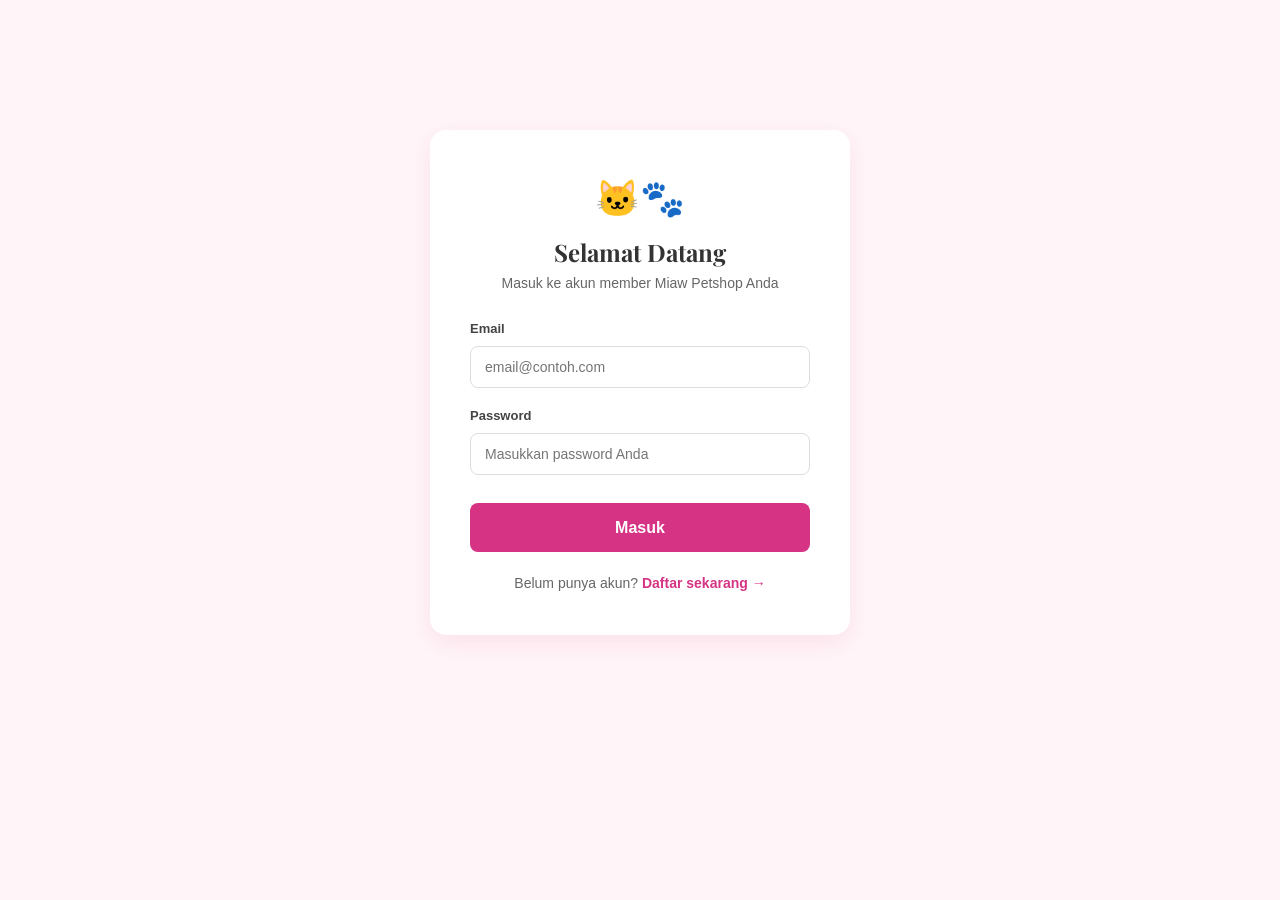
<file: member-login.html>
<!DOCTYPE html>
<html lang="id">
<head>
  <meta charset="UTF-8" />
  <meta name="viewport" content="width=device-width, initial-scale=1.0" />
  <title>Login Member - Miaw Petshop</title>
  <link rel="stylesheet" href="style.css" />
  <style>
    body {
      background-color: #fff5f8;
      font-family: 'Segoe UI', Tahoma, Geneva, Verdana, sans-serif;
      margin: 0;
      padding: 0;
    }
    .login-container {
      min-height: 85vh;
      display: flex;
      align-items: center;
      justify-content: center;
      padding: 40px 20px;
    }
    .login-card {
      background: #ffffff;
      padding: 40px;
      border-radius: 16px;
      box-shadow: 0 8px 25px rgba(214, 51, 132, 0.1);
      width: 100%;
      max-width: 420px;
      box-sizing: border-box;
    }
    .login-header {
      text-align: center;
      margin-bottom: 25px;
    }
    .login-header h2 {
      color: #333;
      margin: 10px 0 5px 0;
      font-size: 24px;
    }
    .login-header p {
      color: #666;
      font-size: 14px;
      margin: 0;
    }
    .form-group {
      margin-bottom: 18px;
    }
    .form-group label {
      display: block;
      margin-bottom: 6px;
      font-weight: 600;
      color: #444;
      font-size: 13px;
    }
    .form-group input {
      width: 100%;
      padding: 12px 14px;
      border: 1px solid #ddd;
      border-radius: 8px;
      font-size: 14px;
      box-sizing: border-box;
      transition: border-color 0.2s, box-shadow 0.2s;
    }
    .form-group input:focus {
      border-color: #d63384;
      box-shadow: 0 0 0 3px rgba(214, 51, 132, 0.15);
      outline: none;
    }
    .btn-submit {
      width: 100%;
      background: #d63384;
      color: white;
      border: none;
      padding: 12px;
      border-radius: 8px;
      font-size: 16px;
      font-weight: 600;
      cursor: pointer;
      transition: background 0.2s;
      margin-top: 10px;
    }
    .btn-submit:hover {
      background: #c22575;
    }
    .login-footer {
      text-align: center;
      margin-top: 20px;
      font-size: 14px;
      color: #666;
    }
    .login-footer a {
      color: #d63384;
      text-decoration: none;
      font-weight: 600;
    }
    .login-footer a:hover {
      text-decoration: underline;
    }
  </style>
</head>
<body>

  <!-- Navbar -->
  <div id="navbar"></div>

  <div class="login-container">
    <div class="login-card">
      <div class="login-header">
        <span style="font-size: 36px;">🐱🐾</span>
        <h2>Selamat Datang</h2>
        <p>Masuk ke akun member Miaw Petshop Anda</p>
      </div>

      <form id="login-form">
        <div class="form-group">
          <label for="email">Email</label>
          <input type="email" id="email" placeholder="email@contoh.com" required>
        </div>

        <div class="form-group">
          <label for="password">Password</label>
          <input type="password" id="password" placeholder="Masukkan password Anda" required>
        </div>

        <button type="submit" class="btn-submit">Masuk</button>
      </form>

      <div class="login-footer">
        Belum punya akun? <a href="member-register.html">Daftar sekarang →</a>
      </div>
    </div>
  </div>

  <!-- Footer -->
  <div id="footer"></div>

  <!-- Script Pendukung -->
  <script src="script.js"></script>
</body>
</html>
</file>
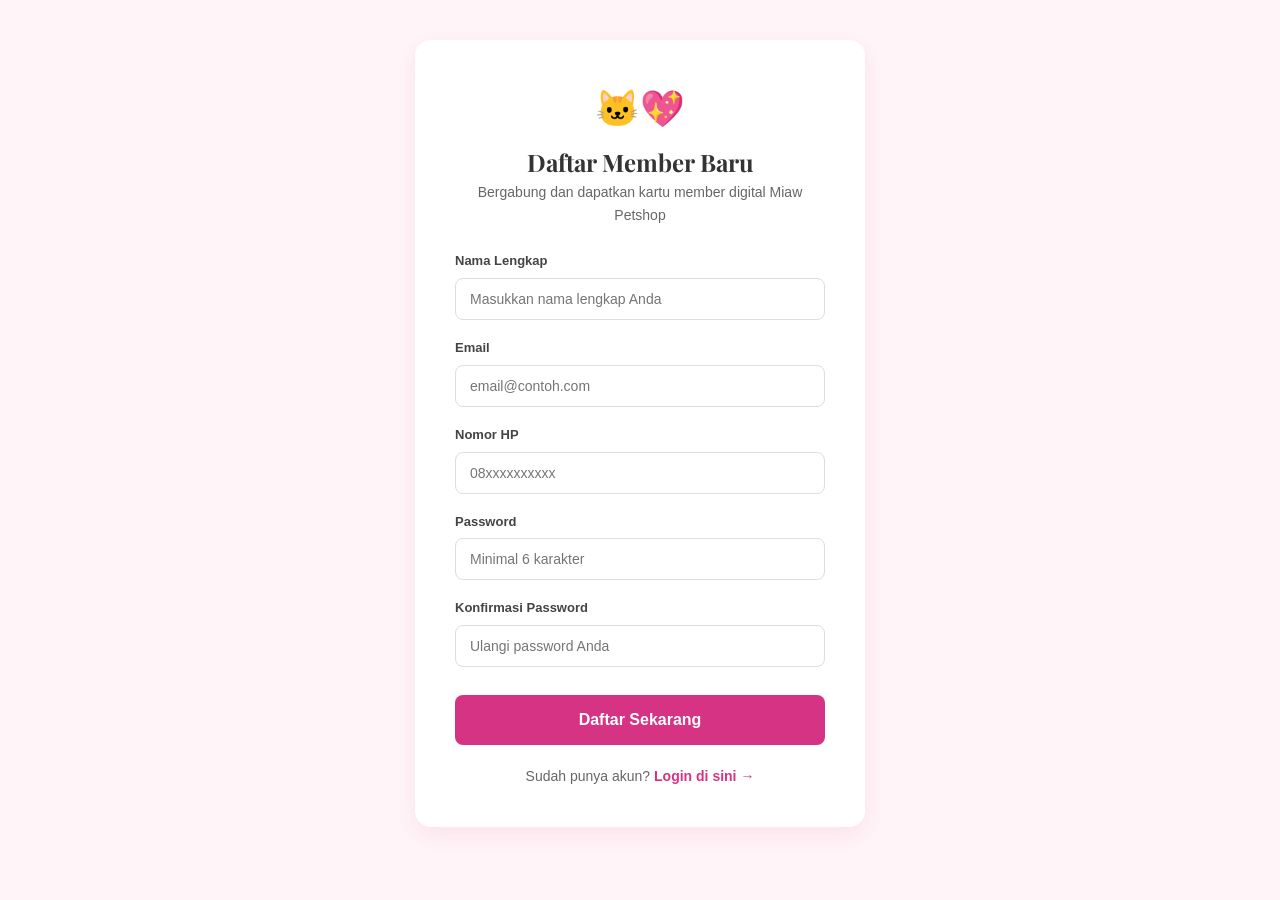
<file: member-register.html>
<!DOCTYPE html>
<html lang="id">
<head>
  <meta charset="UTF-8" />
  <meta name="viewport" content="width=device-width, initial-scale=1.0" />
  <title>Daftar Member Baru - Miaw Petshop</title>
  <link rel="stylesheet" href="style.css" />
  <style>
    body {
      background-color: #fff5f8;
      font-family: 'Segoe UI', Tahoma, Geneva, Verdana, sans-serif;
      margin: 0;
      padding: 0;
    }
    .register-container {
      min-height: 85vh;
      display: flex;
      align-items: center;
      justify-content: center;
      padding: 40px 20px;
    }
    .register-card {
      background: #ffffff;
      padding: 40px;
      border-radius: 16px;
      box-shadow: 0 8px 25px rgba(214, 51, 132, 0.1);
      width: 100%;
      max-width: 450px;
      box-sizing: border-box;
    }
    .register-header {
      text-align: center;
      margin-bottom: 25px;
    }
    .register-header h2 {
      color: #333;
      margin: 10px 0 5px 0;
      font-size: 24px;
    }
    .register-header p {
      color: #666;
      font-size: 14px;
      margin: 0;
    }
    .form-group {
      margin-bottom: 18px;
    }
    .form-group label {
      display: block;
      margin-bottom: 6px;
      font-weight: 600;
      color: #444;
      font-size: 13px;
    }
    .form-group input {
      width: 100%;
      padding: 12px 14px;
      border: 1px solid #ddd;
      border-radius: 8px;
      font-size: 14px;
      box-sizing: border-box;
      transition: border-color 0.2s, box-shadow 0.2s;
    }
    .form-group input:focus {
      border-color: #d63384;
      box-shadow: 0 0 0 3px rgba(214, 51, 132, 0.15);
      outline: none;
    }
    .btn-submit {
      width: 100%;
      background: #d63384;
      color: white;
      border: none;
      padding: 12px;
      border-radius: 8px;
      font-size: 16px;
      font-weight: 600;
      cursor: pointer;
      transition: background 0.2s;
      margin-top: 10px;
    }
    .btn-submit:hover {
      background: #c22575;
    }
    .register-footer {
      text-align: center;
      margin-top: 20px;
      font-size: 14px;
      color: #666;
    }
    .register-footer a {
      color: #d63384;
      text-decoration: none;
      font-weight: 600;
    }
    .register-footer a:hover {
      text-decoration: underline;
    }
  </style>
</head>
<body>

  <!-- Navbar -->
  <div id="navbar"></div>

  <div class="register-container">
    <div class="register-card">
      <div class="register-header">
        <span style="font-size: 36px;">🐱💖</span>
        <h2>Daftar Member Baru</h2>
        <p>Bergabung dan dapatkan kartu member digital Miaw Petshop</p>
      </div>

      <form id="register-form">
        <div class="form-group">
          <label for="fullname">Nama Lengkap</label>
          <input type="text" id="fullname" placeholder="Masukkan nama lengkap Anda" required>
        </div>

        <div class="form-group">
          <label for="email">Email</label>
          <input type="email" id="email" placeholder="email@contoh.com" required>
        </div>

        <div class="form-group">
          <label for="phone">Nomor HP</label>
          <input type="tel" id="phone" placeholder="08xxxxxxxxxx" required>
        </div>

        <div class="form-group">
          <label for="password">Password</label>
          <input type="password" id="password" placeholder="Minimal 6 karakter" required>
        </div>

        <div class="form-group">
          <label for="confirm-password">Konfirmasi Password</label>
          <input type="password" id="confirm-password" placeholder="Ulangi password Anda" required>
        </div>

        <button type="submit" class="btn-submit">Daftar Sekarang</button>
      </form>

      <div class="register-footer">
        Sudah punya akun? <a href="member-login.html">Login di sini →</a>
      </div>
    </div>
  </div>

  <!-- Footer -->
  <div id="footer"></div>

  <!-- Script Pendukung -->
  <script src="script.js"></script>
</body>
</html>
</file>
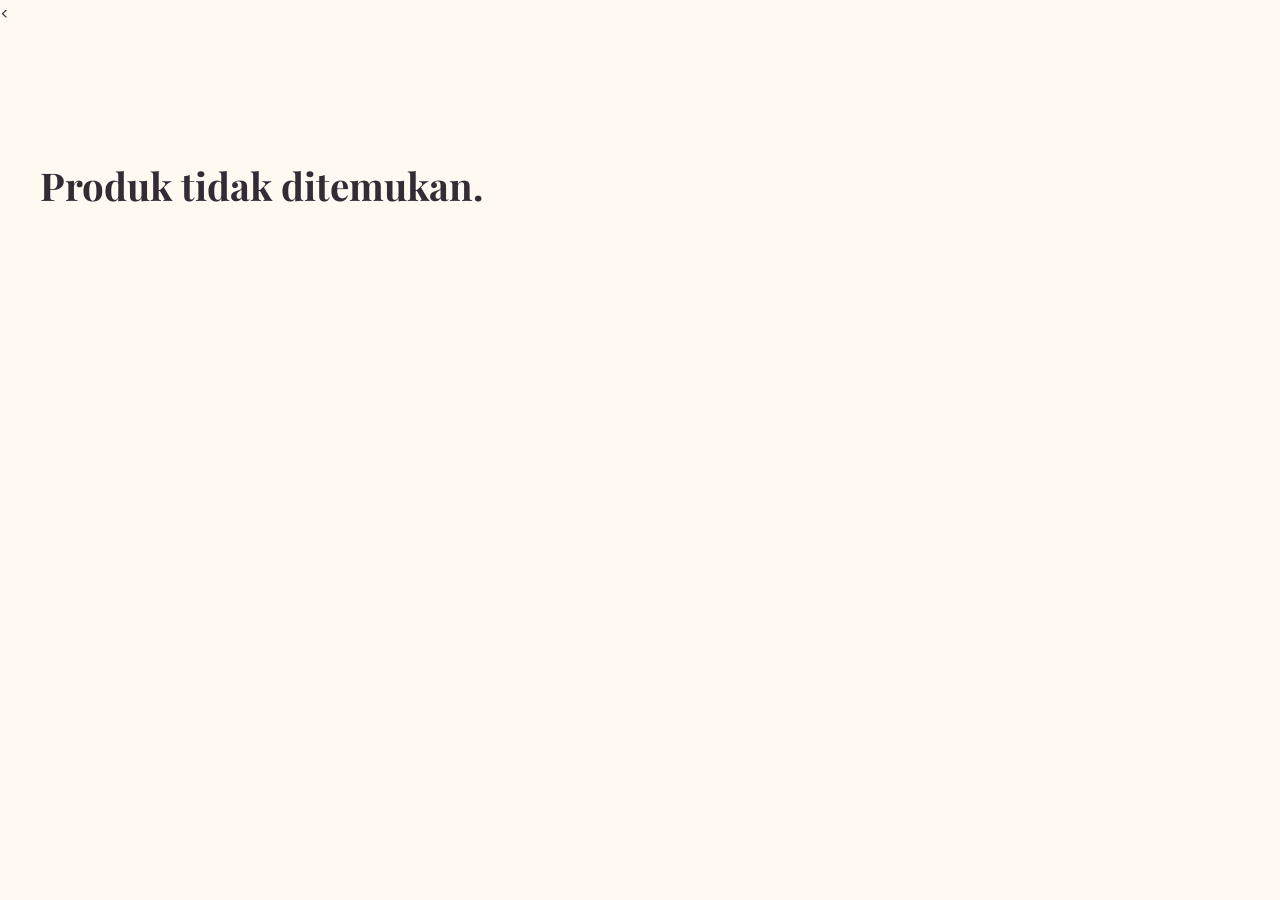
<file: product-detail.html>
<<!DOCTYPE html>
<html lang="id">
<head>
  <meta charset="UTF-8" />
  <meta name="viewport" content="width=device-width, initial-scale=1.0" />
  <title>Detail Produk - Miaw Petshop</title>
  <link rel="stylesheet" href="style.css" />
</head>
<body>
  <!-- Navbar -->
  <div id="navbar"></div>

  <!-- Detail Produk Container -->
  <section class="section" style="padding: 60px 0;">
    <div class="container">
      <div id="product-detail">
        <p style="text-align: center; color: #666;">Memuat detail produk...</p>
      </div>
    </div>
  </section>

  <!-- Footer -->
  <div id="footer"></div>

  <!-- Script Utama -->
  <script src="script.js"></script>
</body>
</html>
</file>
<file: style.css>
@import url('https://fonts.googleapis.com/css2?family=DM+Sans:wght@400;500;600;700&family=Playfair+Display:wght@600;700&display=swap');

:root {
    --pink: #f5b8c9;
    --pink-dark: #d96f92;
    --cream: #fff9f2;
    --lavender: #e9e2fa;
    --ink: #342b35;
    --muted: #786d78;
    --white: #ffffff;
    --line: #f0e5e9;
}

* {
    box-sizing: border-box;
}

html {
    scroll-behavior: smooth;
}

body {
    margin: 0;
    background: var(--cream);
    color: var(--ink);
    font-family: 'DM Sans', sans-serif;
    line-height: 1.6;
}

a {
    color: inherit;
    text-decoration: none;
}

img {
    max-width: 100%;
    display: block;
}

h1,
h2 {
    font-family: 'Playfair Display', serif;
    line-height: 1.2;
}

h1 {
    font-size: clamp(2rem, 5vw, 4rem);
    margin: 12px 0;
}

h2 {
    font-size: clamp(1.5rem, 3vw, 2.5rem);
    margin: 8px 0 22px;
}

p {
    color: var(--muted);
}

/* NAVBAR */

.navbar,
.site-header {
    display: flex;
    justify-content: space-between;
    align-items: center;
    gap: 22px;
    padding: 18px 6%;
    background: var(--white);
    position: sticky;
    top: 0;
    z-index: 100;
    box-shadow: 0 3px 18px #342b3508;
}

.logo {
    font-size: 1.25rem;
    font-weight: 700;
    color: var(--pink-dark);
    white-space: nowrap;
}

.navbar nav,
.site-header nav {
    display: flex;
    flex-wrap: wrap;
    gap: 18px;
    font-size: 0.9rem;
}

.navbar nav a:hover,
.site-header nav a:hover,
footer a:hover {
    color: var(--pink-dark);
}

/* TOMBOL */

.btn,
button {
    display: inline-block;
    border: none;
    border-radius: 999px;
    background: var(--pink-dark);
    color: white;
    padding: 12px 22px;
    font: inherit;
    font-weight: 700;
    cursor: pointer;
    transition: 0.2s;
}

.btn:hover,
button:hover {
    background: #bf5478;
}

.btn:disabled,
button:disabled {
    opacity: 0.5;
    cursor: not-allowed;
}

.btn-secondary,
.secondary {
    background: var(--lavender);
    color: var(--ink);
}

.btn-secondary:hover,
.secondary:hover {
    background: #dcd0f5;
}

/* HERO */

.hero {
    max-width: 1200px;
    margin: 28px auto 0;
    padding: 70px 7%;
    display: grid;
    grid-template-columns: 1.2fr 0.8fr;
    align-items: center;
    gap: 35px;
    background: linear-gradient(
        120deg,
        #ffe8ef,
        #fff5e9 60%,
        #eee8ff
    );
    border-radius: 28px;
}

.hero p {
    max-width: 520px;
    font-size: 1.05rem;
    margin-bottom: 28px;
}

.hero-art {
    display: grid;
    place-items: center;
    font-size: clamp(5rem, 11vw, 9rem);
    background: #ffffff8c;
    border-radius: 50%;
    aspect-ratio: 1;
}

.eyebrow {
    color: var(--pink-dark);
    font-size: 0.75rem;
    font-weight: 700;
    letter-spacing: 2px;
}

/* SECTION */

.section {
    max-width: 1200px;
    margin: 68px auto;
    padding: 0 6%;
}

.page-wrap {
    max-width: 1100px;
    margin: 45px auto;
    padding: 0 5%;
    min-height: 60vh;
}

.section-heading {
    display: flex;
    align-items: end;
    justify-content: space-between;
    gap: 20px;
    margin-bottom: 24px;
}

.section-heading > a {
    color: var(--pink-dark);
    font-weight: 700;
}

/* KATEGORI DAN PRODUK */

.category-grid,
.product-grid {
    display: grid;
    grid-template-columns: repeat(4, minmax(0, 1fr));
    gap: 18px;
}

.category-card {
    background: white;
    border: 1px solid var(--line);
    border-radius: 20px;
    padding: 25px;
    text-align: center;
    transition: 0.2s;
}

.category-card span {
    font-size: 2.5rem;
}

.category-card h3 {
    margin-bottom: 0;
}

.category-card:hover,
.product-card:hover {
    transform: translateY(-4px);
    box-shadow: 0 12px 30px #342b3510;
}

.product-card {
    background: white;
    border: 1px solid var(--line);
    border-radius: 20px;
    overflow: hidden;
    transition: 0.2s;
}

.product-emoji {
    display: grid;
    place-items: center;
    min-height: 150px;
    background: var(--lavender);
    font-size: 4rem;
}

.product-info {
    padding: 17px;
}

.product-info h3 {
    margin: 6px 0;
}

.product-info p {
    font-size: 0.9rem;
}

.price {
    font-weight: 700;
    color: var(--pink-dark);
}

.product-info button {
    width: 100%;
    margin-top: 12px;
}

/* DETAIL PRODUK */

.product-detail-layout {
    display: grid;
    grid-template-columns: 1fr 1fr;
    gap: 30px;
    align-items: center;
}

.detail-emoji {
    min-height: 300px;
    display: grid;
    place-items: center;
    border-radius: 22px;
    background: var(--lavender);
    font-size: 8rem;
}

/* BANNER MEMBER */

.member-banner {
    max-width: 1080px;
    margin: 65px auto;
    padding: 35px 5%;
    background: #f0eafa;
    border-radius: 24px;
    display: flex;
    justify-content: space-between;
    align-items: center;
    gap: 25px;
}

/* PANEL DAN FORM */

.panel {
    background: white;
    padding: 28px;
    border: 1px solid var(--line);
    border-radius: 22px;
    box-shadow: 0 8px 25px #342b3508;
}

.form-grid {
    display: grid;
    gap: 15px;
    max-width: 560px;
}

.form-grid label {
    display: grid;
    gap: 6px;
    font-weight: 600;
}

.form-grid input,
.form-grid select,
.form-grid textarea,
.search-input {
    width: 100%;
    padding: 12px 14px;
    border: 1px solid #e5d9e0;
    border-radius: 12px;
    font: inherit;
    background: white;
}

.form-grid input:focus,
.form-grid select:focus,
.form-grid textarea:focus,
.search-input:focus {
    outline: 2px solid var(--pink);
    border-color: var(--pink-dark);
}

/* PESAN DAN TABEL */

.notice {
    padding: 12px 15px;
    border-radius: 12px;
    background: #fff0f4;
    color: #8f3b5a;
    margin: 12px 0;
}

.table-wrap {
    overflow-x: auto;
}

table {
    width: 100%;
    border-collapse: collapse;
    background: white;
}

th,
td {
    text-align: left;
    padding: 13px;
    border-bottom: 1px solid var(--line);
}

.actions {
    display: flex;
    gap: 10px;
    flex-wrap: wrap;
}

.danger {
    background: #a94452;
}

.muted {
    color: var(--muted);
}

/* KARTU MEMBER */

.member-card {
    max-width: 560px;
    padding: 28px;
    border-radius: 24px;
    background: linear-gradient(135deg, var(--pink), var(--lavender));
    box-shadow: 0 15px 35px #342b3518;
}

.member-card .member-number {
    letter-spacing: 2px;
    font-weight: 700;
}

/* DASHBOARD ADMIN */

.admin-stats {
    display: grid;
    grid-template-columns: repeat(3, 1fr);
    gap: 15px;
}

.stat {
    background: #fff0f4;
    border-radius: 16px;
    padding: 20px;
}

.stat strong {
    display: block;
    font-size: 1.7rem;
}

/* KONTEN KOSONG */

.empty {
    text-align: center;
    padding: 40px 10px;
}

.empty span {
    font-size: 3rem;
}

/* FOOTER */

footer,
.site-footer {
    display: flex;
    justify-content: space-between;
    align-items: center;
    gap: 20px;
    padding: 20px 6%;
    background: white;
    font-size: 0.9rem;
}

footer p,
.site-footer p {
    margin: 0;
}

/* FILTER DAN CHECKOUT */

.filter-row {
    display: grid;
    grid-template-columns: 2fr 1fr;
    gap: 14px;
    margin: 24px 0;
}

.checkout-layout {
    display: grid;
    grid-template-columns: 1fr 1fr;
    gap: 24px;
    align-items: start;
}

/* RESPONSIVE */

@media (max-width: 760px) {
    .navbar,
    .site-header {
        align-items: flex-start;
        flex-direction: column;
    }

    .navbar nav,
    .site-header nav {
        gap: 12px;
    }

    .hero {
        grid-template-columns: 1fr;
        padding: 42px 7%;
        margin-left: 16px;
        margin-right: 16px;
    }

    .hero-art {
        max-width: 250px;
        justify-self: center;
        width: 100%;
    }

    .category-grid,
    .product-grid {
        grid-template-columns: repeat(2, minmax(0, 1fr));
    }

    .member-banner,
    footer,
    .site-footer {
        align-items: flex-start;
        flex-direction: column;
    }

    .admin-stats {
        grid-template-columns: 1fr;
    }

    .product-detail-layout,
    .checkout-layout {
        grid-template-columns: 1fr;
    }

    .section-heading {
        align-items: flex-start;
        flex-direction: column;
    }
}

@media (max-width: 600px) {
    .filter-row {
        grid-template-columns: 1fr;
    }
}

@media (max-width: 420px) {
    .category-grid,
    .product-grid {
        grid-template-columns: 1fr;
    }

    .section {
        margin-top: 40px;
        margin-bottom: 40px;
    }
}
/* Container Utama Hero */
.flex-hero {
  display: flex !important;
  align-items: center !important;
  justify-content: space-between !important; /* Mendorong teks ke kiri dan gambar ke ujung kanan */
  gap: 40px !important;
  padding: 40px 30px !important;
  width: 100% !important;
}

/* Sisi Kiri (Teks & Tombol) */
.hero-text-block {
  flex: 1 !important;
  text-align: left !important;
  min-width: 320px; /* Menjaga agar area teks punya ruang cukup untuk 1 baris */
}

/* Judul Miaw Petshop Sejajar 1 Baris */
.hero-title {
  white-space: nowrap !important; /* Mencegah teks patah/turun ke baris baru */
  font-size: 2.5rem !important;
  margin-top: 10px !important;
  margin-bottom: 10px !important;
}

/* Tombol Berdampingan dengan Jarak Rapi */
.hero-buttons {
  display: flex !important;
  flex-direction: row !important; /* Tombol berjejer ke samping */
  align-items: center !important;
  gap: 15px !important; /* Jarak antar tombol */
  margin-top: 20px !important;
}

/* Sisi Kanan (Wadah Gambar Digeser ke Kanan) */
.hero-images-block {
  display: flex !important;
  align-items: center !important;
  justify-content: flex-end !important; /* Geser gambar ke sebelah kanan */
  gap: 16px !important;
  flex-shrink: 0 !important;
}

/* Ukuran Gambar Banner */
.hero-banner-small {
  width: 220px !important;
  height: 180px !important;
  object-fit: cover !important;
  border-radius: 16px !important;
  box-shadow: 0 4px 12px rgba(0, 0, 0, 0.08) !important;
}

/* Ukuran Gambar Kucing Say Hello */
.hero-cat-small {
  width: 180px !important;
  height: 180px !important;
  object-fit: cover !important;
  border-radius: 16px !important;
  box-shadow: 0 4px 12px rgba(0, 0, 0, 0.08) !important;
}
/* Mengatur agar teks kategori dan gambar kucing sejajar kiri-kanan */
.category-header-flex {
  display: flex !important;
  align-items: center !important;
  justify-content: space-between !important;
  margin-bottom: 20px !important;
}

/* Mengatur ukuran gambar kucing agar pas dan manis */
.category-side-cat {
  width: 130px !important;
  height: 130px !important;
  object-fit: cover !important;
  border-radius: 18px !important;
  box-shadow: 0 4px 12px rgba(0, 0, 0, 0.08) !important;
}
/* Menyejajarkan teks judul dan ikon ke samping */
.category-header-flex {
  display: flex !important;
  align-items: center !important;
  justify-content: space-between !important;
  margin-bottom: 25px !important;
}

/* Update CSS untuk memperbesar ikon kucing */
.category-cat-icon {
  width: 100px !important;  /* Sebelumnya 45px, sekarang 70px */
  height: 100px !important; /* Sebelumnya 45px, sekarang 70px */
  object-fit: contain !important;
  border-radius: 0 !important;
  box-shadow: none !important;
  opacity: 0.9;  /* Sedikit lebih pekat agar jelas */
}
/* Menempatkan judul dan ikon secara rapat berdampingan */
.category-title-wrapper {
  display: flex !important;
  align-items: center !important;
  justify-content: flex-start !important; /* Menjaga ikon tetap di dekat teks, tidak terlempar ke pojok kanan */
  gap: 25px !important; /* Jarak antara teks judul dan ikon */
  margin-bottom: 25px !important;
}

/* Memperbesar ukuran ikon dan memberi sudut melengkung yang rapi */
.category-cat-icon {
  width: 110px !important;  /* Ukuran diperbesar agar jelas */
  height: 110px !important;
  object-fit: contain !important;
  border-radius: 12px !important;
  box-shadow: 0 4px 10px rgba(0, 0, 0, 0.06) !important;
  background-color: #ffffff; /* Latar putih bersih jika ikon berbentuk transparan/png */
  padding: 8px !important;
}
</file>
